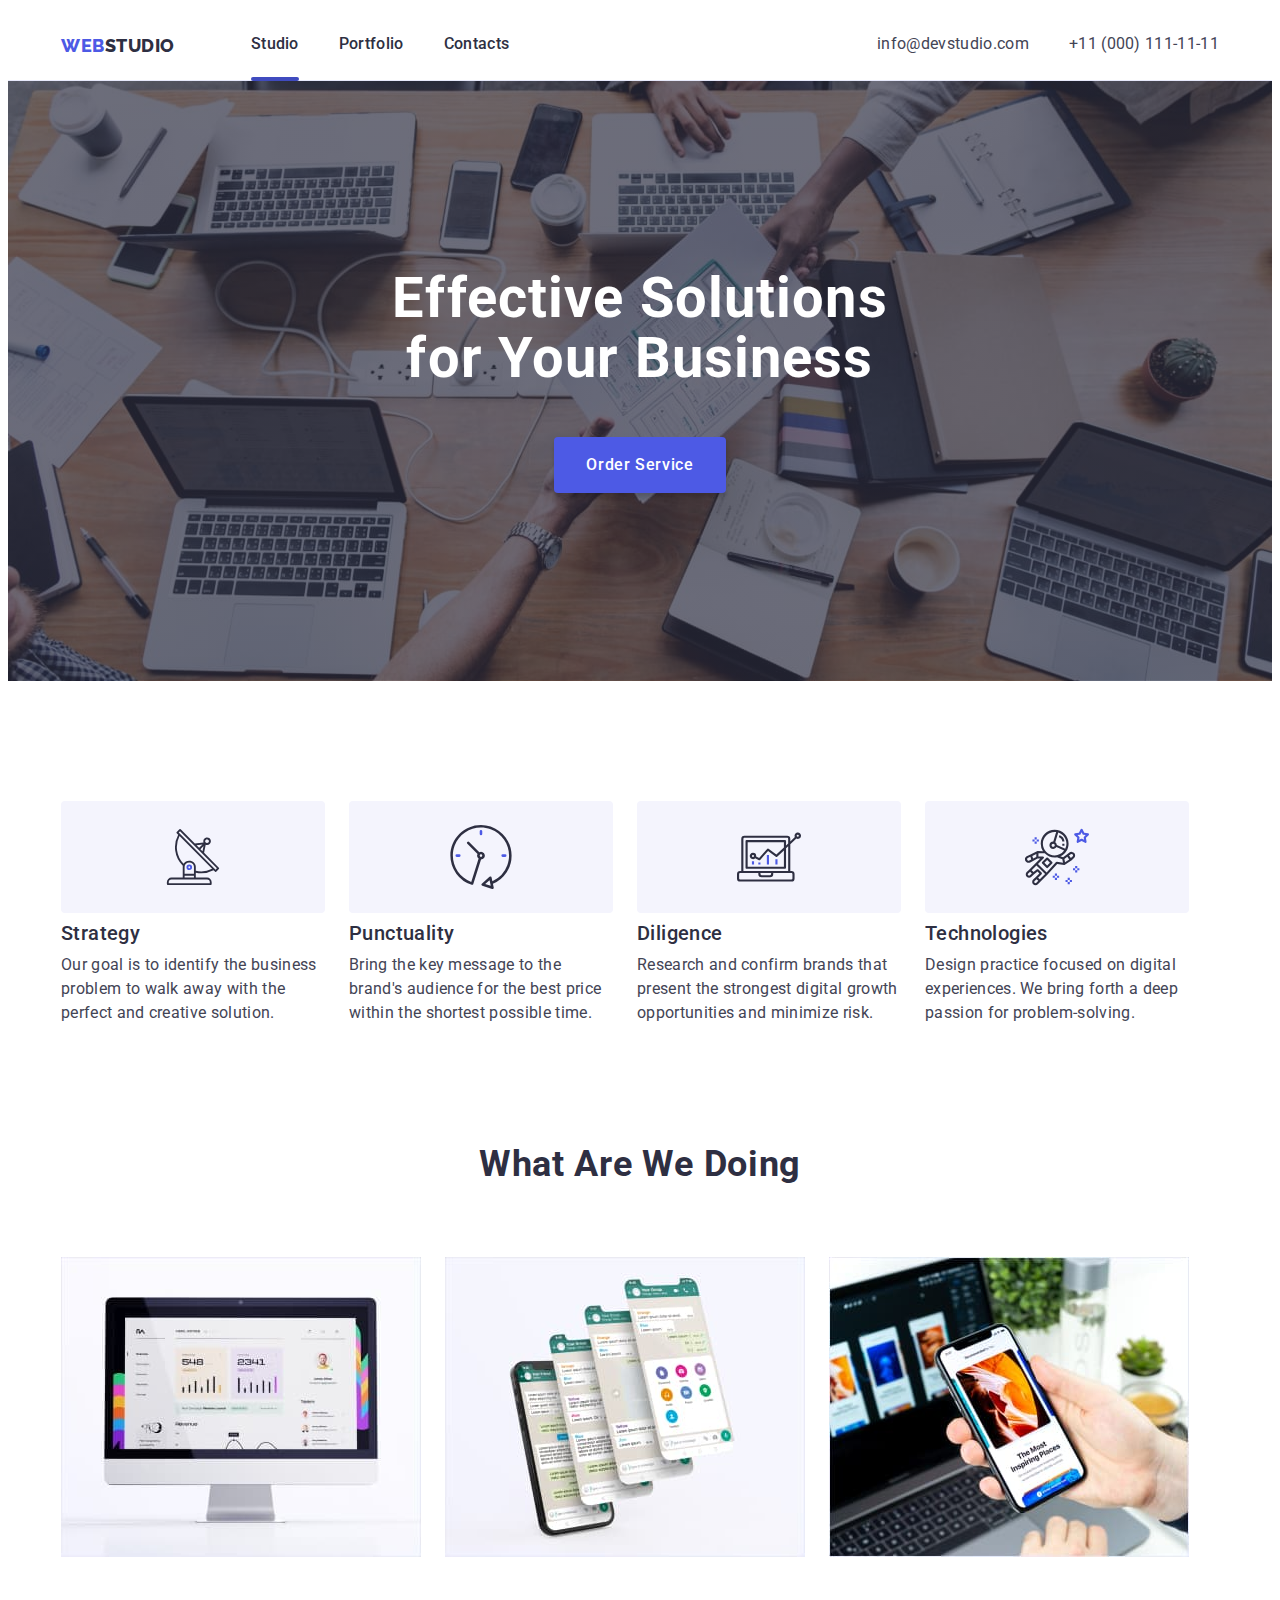
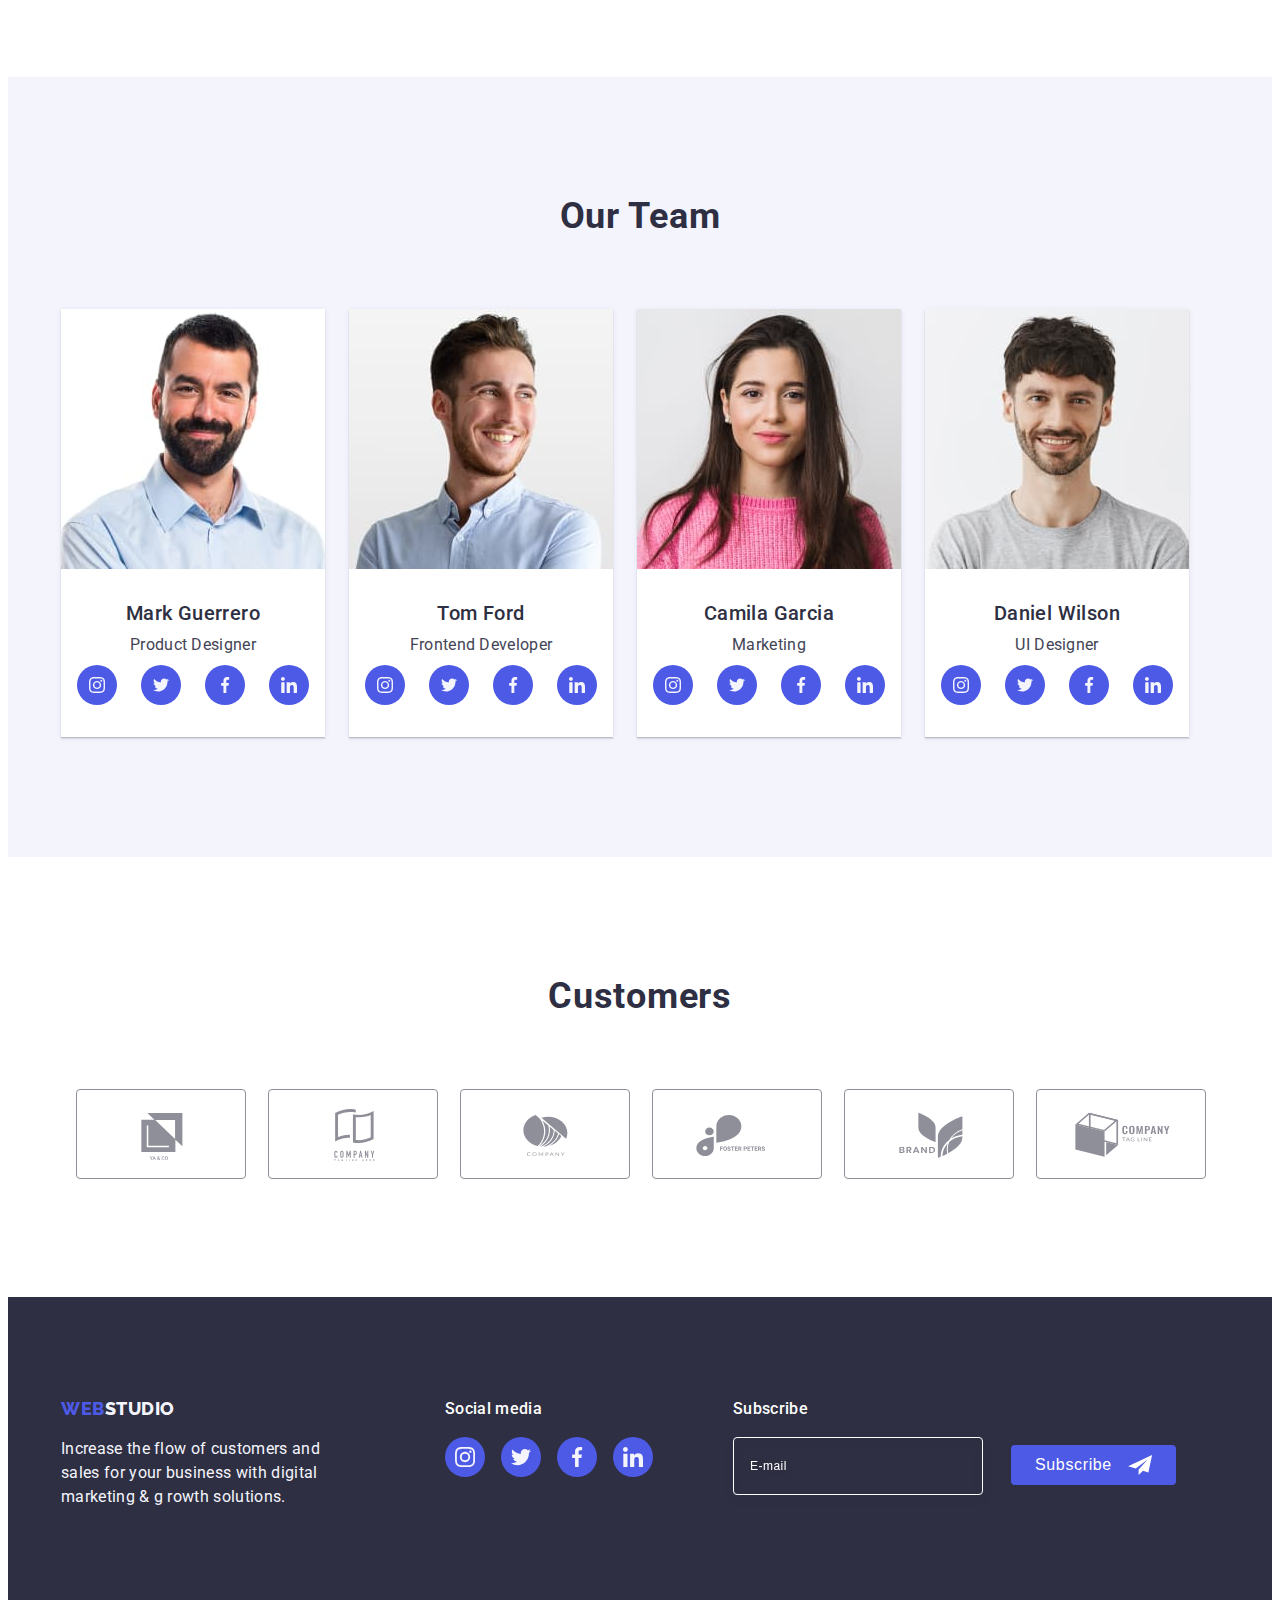
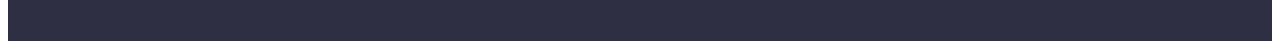
<file: index.html>
<!DOCTYPE html>
<html lang="en">
  <head>
    <meta charset="UTF-8" />
    <meta http-equiv="X-UA-Compatible" content="IE=edge" />
    <meta name="viewport" content="width=device-width, initial-scale=1.0" />
    <title>WebStudio</title>
    <link rel="preconnect" href="https://fonts.googleapis.com" />
    <link rel="preconnect" href="https://fonts.gstatic.com" crossorigin />
    <link
      href="https://fonts.googleapis.com/css2?family=Raleway:wght@800&family=Roboto:wght@400;500;700;900&display=swap"
      rel="stylesheet"
    />
    <link
      rel="stylesheet"
      href="https://cdnjs.cloudflare.com/ajax/libs/modern-normalize/1.1.0/modern-normalize.min.css"
      integrity="sha512-wpPYUAdjBVSE4KJnH1VR1HeZfpl1ub8YT/NKx4PuQ5NmX2tKuGu6U/JRp5y+Y8XG2tV+wKQpNHVUX03MfMFn9Q=="
      crossorigin="anonymous"
      referrerpolicy="no-referrer"
    />
    <link rel="stylesheet" href="./css/styles.css" />
  </head>
  <body>
    <!------------------- HEADER ------------------------>

    <header class="header">
      <div class="container header-container">
        <nav class="list header-navigation">
          <a class="logo link header-logo"
            >WEB<span class="header-studio">Studio</span></a
          >
          <ul class="header-list list">
            <li class="header-item">
              <a class="header-link link current" href="./index.html">Studio</a>
            </li>
            <li class="header-item">
              <a class="header-link link" href="./portfolio.html">Portfolio</a>
            </li>
            <li class="header-item">
              <a class="header-link link" href="">Contacts</a>
            </li>
          </ul>
        </nav>
        <address class="adress">
          <ul class="list header-list">
            <li class="header-item">
              <a class="contact link" href="mailto:info@devstudio.com"
                >info@devstudio.com</a
              >
            </li>
            <li class="header-item">
              <a class="contact link" href="tel:+110001111111"
                >+11 (000) 111-11-11</a
              >
            </li>
          </ul>
        </address>
      </div>
    </header>

    <main>
      <!------------- HERO --------------->

      <section class="hero">
        <div class="container">
          <h1 class="title">Effective Solutions for Your Business</h1>
          <button class="hero-button button" data-modal-open type="button">
            Order Service
          </button>
        </div>
      </section>

      <!------------- WE CAN --------------->

      <section class="section">
        <div class="container">
          <h2 hidden class="we-can">we can</h2>
          <ul class="list section-item">
            <li class="block">
              <div class="icon-box">
                <svg class="icon" width="64px" height="64px">
                  <use href="./images/symbols.svg#icon-antenna"></use>
                </svg>
              </div>
              <h3 class="section-title">Strategy</h3>
              <p class="section-text">
                Our goal is to identify the business problem to walk away with
                the perfect and creative solution.
              </p>
            </li>
            <li class="block">
              <div class="icon-box">
                <svg class="advantages-icon" width="64px" height="64px">
                  <use href="./images/symbols.svg#icon-clock"></use>
                </svg>
              </div>
              <h3 class="section-title">Punctuality</h3>
              <p class="section-text">
                Bring the key message to the brand's audience for the best price
                within the shortest possible time.
              </p>
            </li>
            <li class="block">
              <div class="icon-box">
                <svg class="advantages-icon" width="64px" height="64px">
                  <use href="./images/symbols.svg#icon-diagram"></use>
                </svg>
              </div>
              <h3 class="section-title">Diligence</h3>
              <p class="section-text">
                Research and confirm brands that present the strongest digital
                growth opportunities and minimize risk.
              </p>
            </li>
            <li class="block">
              <div class="icon-box">
                <svg class="advantages-icon" width="64px" height="64px">
                  <use href="./images/symbols.svg#icon-astronaut"></use>
                </svg>
              </div>
              <h3 class="section-title">Technologies</h3>
              <p class="section-text">
                Design practice focused on digital experiences. We bring forth a
                deep passion for problem-solving.
              </p>
            </li>
          </ul>
        </div>
      </section>

      <!------------- ACTIVITY --------------->

      <section class="acttivity-size">
        <div class="container">
          <h2 class="description">What are we doing</h2>
          <ul class="list activity">
            <li>
              <img src="./images/img_1.jpg" alt="pic1" />
            </li>
            <li>
              <img src="./images/img_2.jpg" alt="pic2" />
            </li>
            <li>
              <img src="./images/img_3.jpg" alt="pic3" />
            </li>
          </ul>
        </div>
      </section>

      <!------------- OUR TEAM --------------->

      <section class="our-team section">
        <div class="container">
          <h2 class="description">Our Team</h2>
          <ul class="list team-item">
            <li class="window">
              <img
                src="./images/img-1.jpg"
                alt="marc"
                width="264"
                height="260"
              />
              <div class="options">
                <h3 class="person">Mark Guerrero</h3>
                <p class="position">Product Designer</p>
                <ul class="team-soc-list list">
                  <li class="team-soc-item">
                    <a class="team-soc-link link" href>
                      <svg class="team-soc-icon" width="16" height="16">
                        <use href="./images/icons.svg#icon-instagram"></use>
                      </svg>
                    </a>
                  </li>
                  <li class="team-soc-item">
                    <a class="team-soc-link link" href>
                      <svg class="team-soc-icon" width="16px" height="16px">
                        <use href="./images/icons.svg#icon-twitter"></use>
                      </svg>
                    </a>
                  </li>
                  <li class="team-soc-item">
                    <a class="team-soc-link link" href>
                      <svg class="team-soc-icon" width="16px" height="16px">
                        <use href="./images/icons.svg#icon-facebook"></use>
                      </svg>
                    </a>
                  </li>
                  <li class="team-soc-item">
                    <a class="team-soc-link link" href>
                      <svg class="team-soc-icon" width="16px" height="16px">
                        <use href="./images/icons.svg#icon-linkedin"></use></svg
                    ></a>
                  </li>
                </ul>
              </div>
            </li>
            <li class="window">
              <img
                src="./images/img-2.jpg"
                alt="tom"
                width="264"
                height="260"
              />
              <div class="options">
                <h3 class="person">Tom Ford</h3>
                <p class="position">Frontend Developer</p>
                <ul class="team-soc-list list">
                  <li class="team-soc-item">
                    <a class="team-soc-link link" href>
                      <svg class="team-soc-icon" width="16" height="16">
                        <use href="./images/icons.svg#icon-instagram"></use>
                      </svg>
                    </a>
                  </li>
                  <li class="team-soc-item">
                    <a class="team-soc-link link" href>
                      <svg class="team-soc-icon" width="16px" height="16px">
                        <use href="./images/icons.svg#icon-twitter"></use>
                      </svg>
                    </a>
                  </li>
                  <li class="team-soc-item">
                    <a class="team-soc-link link" href>
                      <svg class="team-soc-icon" width="16px" height="16px">
                        <use href="./images/icons.svg#icon-facebook"></use>
                      </svg>
                    </a>
                  </li>
                  <li class="team-soc-item">
                    <a class="team-soc-link link" href>
                      <svg class="team-soc-icon" width="16px" height="16px">
                        <use href="./images/icons.svg#icon-linkedin"></use></svg
                    ></a>
                  </li>
                </ul>
              </div>
            </li>
            <li class="window">
              <img
                src="./images/img-3.jpg"
                alt="camila"
                width="264"
                height="260"
              />
              <div class="options">
                <h3 class="person">Camila Garcia</h3>
                <p class="position">Marketing</p>
                <ul class="team-soc-list list">
                  <li class="team-soc-item">
                    <a class="team-soc-link link" href>
                      <svg class="team-soc-icon" width="16" height="16">
                        <use href="./images/icons.svg#icon-instagram"></use>
                      </svg>
                    </a>
                  </li>
                  <li class="team-soc-item">
                    <a class="team-soc-link link" href>
                      <svg class="team-soc-icon" width="16px" height="16px">
                        <use href="./images/icons.svg#icon-twitter"></use>
                      </svg>
                    </a>
                  </li>
                  <li class="team-soc-item">
                    <a class="team-soc-link link" href>
                      <svg class="team-soc-icon" width="16px" height="16px">
                        <use href="./images/icons.svg#icon-facebook"></use>
                      </svg>
                    </a>
                  </li>
                  <li class="team-soc-item">
                    <a class="team-soc-link link" href>
                      <svg class="team-soc-icon" width="16px" height="16px">
                        <use href="./images/icons.svg#icon-linkedin"></use></svg
                    ></a>
                  </li>
                </ul>
              </div>
            </li>
            <li class="window">
              <img
                src="./images/img-4.jpg"
                alt="daniel"
                width="264"
                height="260"
              />
              <div class="options">
                <h3 class="person">Daniel Wilson</h3>
                <p class="position">UI Designer</p>
                <ul class="team-soc-list list">
                  <li class="team-soc-item">
                    <a class="team-soc-link link" href>
                      <svg class="team-soc-icon" width="16" height="16">
                        <use href="./images/icons.svg#icon-instagram"></use>
                      </svg>
                    </a>
                  </li>
                  <li class="team-soc-item">
                    <a class="team-soc-link link" href>
                      <svg class="team-soc-icon" width="16px" height="16px">
                        <use href="./images/icons.svg#icon-twitter"></use>
                      </svg>
                    </a>
                  </li>
                  <li class="team-soc-item">
                    <a class="team-soc-link link" href>
                      <svg class="team-soc-icon" width="16px" height="16px">
                        <use href="./images/icons.svg#icon-facebook"></use>
                      </svg>
                    </a>
                  </li>
                  <li class="team-soc-item">
                    <a class="team-soc-link link" href>
                      <svg class="team-soc-icon" width="16px" height="16px">
                        <use href="./images/icons.svg#icon-linkedin"></use></svg
                    ></a>
                  </li>
                </ul>
              </div>
            </li>
          </ul>
        </div>
      </section>

      <!------------- CUSTOMERS --------------->

      <section class="section">
        <div class="container">
          <h2 class="description">Customers</h2>
          <ul class="list customers-list">
            <li class="customers-item">
              <a href="" class="customers-link link">
                <svg class="icon" width="64px" height="64px">
                  <use href="./images/logos.svg#icon-logo-1"></use></svg
              ></a>
            </li>
            <li class="customers-item">
              <a href="" class="customers-link link">
                <svg class="icon" width="64px" height="64px">
                  <use href="./images/logos.svg#icon-logo-2"></use></svg
              ></a>
            </li>
            <li class="customers-item">
              <a href="" class="customers-link link">
                <svg class="icon" width="64px" height="64px">
                  <use href="./images/logos.svg#icon-logo-3"></use></svg
              ></a>
            </li>
            <li class="customers-item">
              <a href="" class="customers-link link">
                <svg class="icon" width="64px" height="64px">
                  <use href="./images/logos.svg#icon-logo-4"></use></svg
              ></a>
            </li>
            <li class="customers-item">
              <a href="" class="customers-link link">
                <svg class="icon" width="64px" height="64px">
                  <use href="./images/logos.svg#icon-logo-5"></use></svg
              ></a>
            </li>
            <li class="customers-item">
              <a href="" class="customers-link link">
                <svg class="icon" width="64px" height="64px">
                  <use href="./images/logos.svg#icon-logo-6"></use></svg
              ></a>
            </li>
          </ul>
        </div>
      </section>
    </main>
    <!------------- FOOTER --------------->
    <footer class="footer-section">
      <div class="container footer-wrap">
        <div class="footer-box">
          <a class="logo link" href="./index.html">
            WEB<span class="footer-studio">Studio</span>
          </a>
          <p class="footer-description">
            Increase the flow of customers and sales for your business with
            digital marketing & g rowth solutions.
          </p>
        </div>
        <div class="soc-media">
          <h3 class="social">Social media</h3>
          <ul class="footer-soc-list list">
            <li class="team-soc-item">
              <a class="team-soc-link footer-icon link" href>
                <svg class="team-soc-icon" width="20px" height="20px">
                  <use href="./images/icons.svg#icon-instagram"></use>
                </svg>
              </a>
            </li>
            <li class="team-soc-item">
              <a class="team-soc-link footer-icon link" href>
                <svg class="team-soc-icon" width="20px" height="20px">
                  <use href="./images/icons.svg#icon-twitter"></use>
                </svg>
              </a>
            </li>
            <li class="team-soc-item">
              <a class="team-soc-link footer-icon link" href>
                <svg class="team-soc-icon" width="20px" height="20px">
                  <use href="./images/icons.svg#icon-facebook"></use>
                </svg>
              </a>
            </li>
            <li class="team-soc-item">
              <a class="team-soc-link footer-icon link" href>
                <svg class="team-soc-icon" width="20px" height="20px">
                  <use href="./images/icons.svg#icon-linkedin"></use></svg
              ></a>
            </li>
          </ul>
        </div>
        <form class="subscribe">
          <h3 class="social">Subscribe</h3>
          <input
            class="email-input input"
            type="text"
            name="user-email"
            placeholder="E-mail"
            required
          />
          <button class="subscribe-button subscribe-btn" type="submit">
            Subscribe<svg class="subscribe-icon" width="24px" height="20px">
              <use href="./images/icons.svg#icon-send"></use>
            </svg>
          </button>
        </form>
      </div>
    </footer>
    <!------------- MODAL --------------->
    <div class="backdrop is-hidden" data-modal>
      <div class="modal">
        <button class="modal-close-btn" type="button" data-modal-close>
          <svg width="8px" height="8px">
            <use href="./images/close.svg#icon-close-black-18dp-2-1"></use>
          </svg>
        </button>

        <form class="modal-form">
          <p class="modal-title">
            Leave your contacts and we will call you back
          </p>
          <div class="form-group wrap">
            <label class="form-label name" for="user-name">Name</label>
            <div class="input-wrap">
              <input
                class="modal-input"
                name="user-name"
                id="user-name"
                type="text"
                placeholder=""
                required
              />
              <svg class="modal-icon" width="12" height="12">
                <use href="./images/modal.svg#icon-name"></use>
              </svg>
            </div>
          </div>
          <div class="form-group wrap">
            <label class="form-label name" for="user-phone">Phone</label>
            <div class="input-wrap">
              <input
                class="modal-input"
                name="user-phone"
                id="user-phone"
                type="text"
                placeholder=""
                required
              /><svg class="modal-icon" width="18" height="24">
                <use href="./images/modal.svg#icon-phone"></use>
              </svg>
            </div>
          </div>
          <div class="form-group wrap">
            <label class="form-label name" for="user-email">Email</label>
            <div class="input-wrap">
              <input
                class="modal-input"
                name="user-email"
                id="user-email"
                type="text"
                placeholder=""
                required
              /><svg class="modal-icon" width="18" height="24">
                <use href="./images/modal.svg#icon-email"></use>
              </svg>
            </div>
          </div>
          <div class="form-group">
            <label class="form-label name" for="user-text">Comment</label>
            <textarea
              name="user-text"
              id="user-text"
              class="user-comment"
              placeholder="Text input"
            ></textarea>
          </div>
          <div class="modal-field">
            <input
              type="checkbox"
              name="privacy"
              id="privacy"
              class="input-accept visually-hidden"
              value="true"
              required
            /><label for="privacy" class="accept-label form-label"
              ><span
                ><svg class="check-icon" width="10px" height="8px">
                  <use href="./images/icons.svg#icon-check"></use></svg></span
              >I accept the terms and conditions of the
              <a href="" class="policy">Privacy Policy</a></label
            >
          </div>
          <button class="modal-button servise-btn" type="submit">Send</button>
        </form>
      </div>
    </div>
    <script src="./js/modal"></script>
  </body>
</html>
</file>
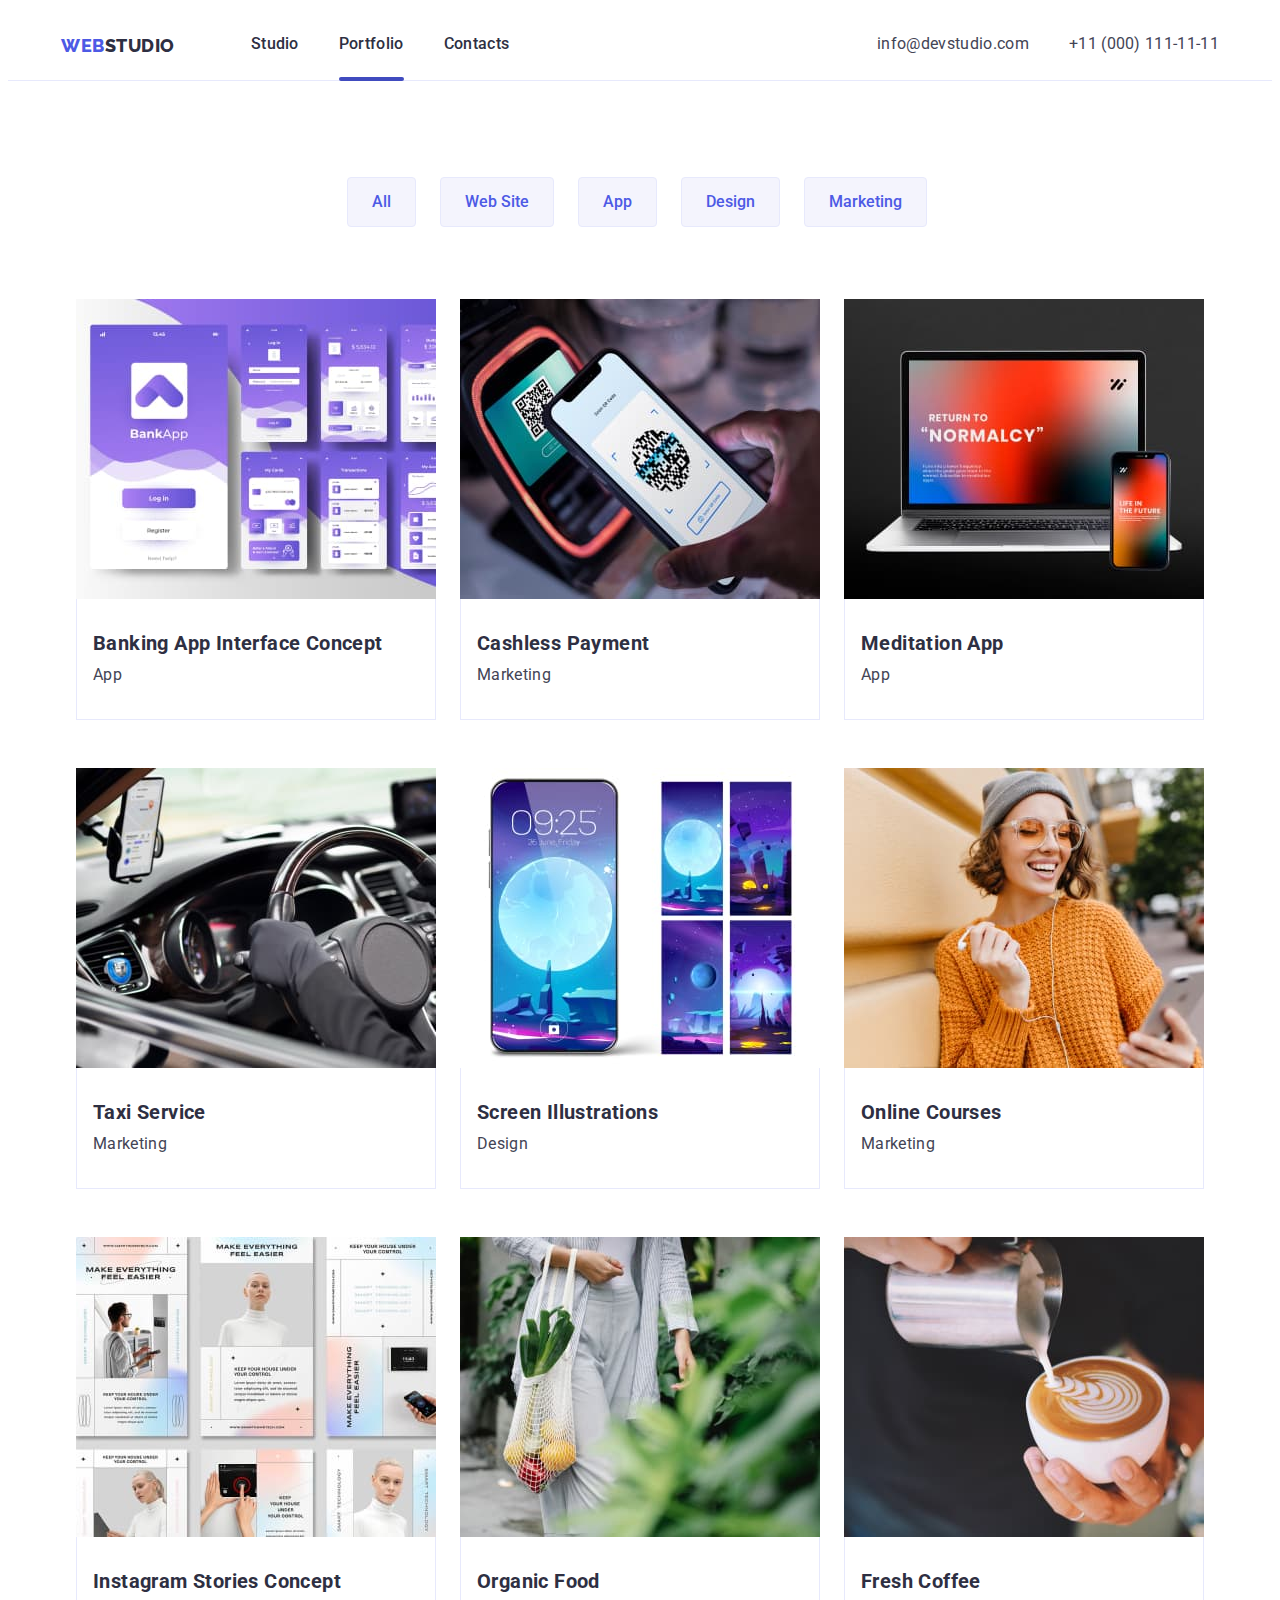
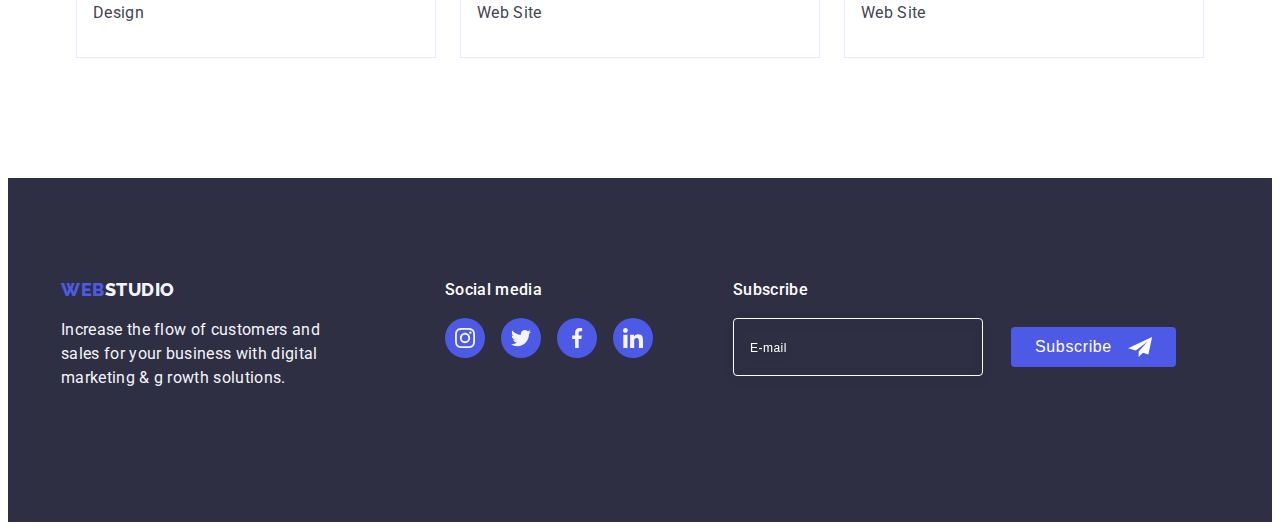
<file: portfolio.html>
<!DOCTYPE html>
<html lang="en">
  <head>
    <meta charset="UTF-8" />
    <meta http-equiv="X-UA-Compatible" content="IE=edge" />
    <meta name="viewport" content="width=device-width, initial-scale=1.0" />
    <title>WebStudio</title>
    <link rel="preconnect" href="https://fonts.googleapis.com" />
    <link rel="preconnect" href="https://fonts.gstatic.com" crossorigin />
    <link
      href="https://fonts.googleapis.com/css2?family=Raleway:wght@800&family=Roboto:wght@400;500;700;900&display=swap"
      rel="stylesheet"
    />
    <link
      rel="stylesheet"
      href="https://cdnjs.cloudflare.com/ajax/libs/modern-normalize/1.1.0/modern-normalize.min.css"
      integrity="sha512-wpPYUAdjBVSE4KJnH1VR1HeZfpl1ub8YT/NKx4PuQ5NmX2tKuGu6U/JRp5y+Y8XG2tV+wKQpNHVUX03MfMFn9Q=="
      crossorigin="anonymous"
      referrerpolicy="no-referrer"
    />
    <link rel="stylesheet" href="./css/styles.css" />
  </head>
  <body>
    <!------------------- HEADER ------------------------>

    <header class="header">
      <div class="container header-container">
        <nav class="list header-navigation">
          <a class="logo link header-logo"
            >WEB<span class="header-studio">Studio</span></a
          >
          <ul class="header-list list">
            <li class="header-item">
              <a class="header-link link" href="./index.html">Studio</a>
            </li>
            <li class="header-item">
              <a class="header-link link current" href="./portfolio.html"
                >Portfolio</a
              >
            </li>
            <li class="header-item">
              <a class="header-link link" href="">Contacts</a>
            </li>
          </ul>
        </nav>
        <address class="adress">
          <ul class="list header-list">
            <li class="header-item">
              <a class="contact link" href="mailto:info@devstudio.com"
                >info@devstudio.com</a
              >
            </li>
            <li class="header-item">
              <a class="contact link" href="tel:+110001111111"
                >+11 (000) 111-11-11</a
              >
            </li>
          </ul>
        </address>
      </div>
    </header>

    <main>
      <!------------- FILTERS --------------->

      <section class="portfolio">
        <h1 hidden>OUR SERVICES</h1>
        <ul class="list main-section-portfolio">
          <li class="link">
            <button class="portfolio-button button" type="button">All</button>
          </li>
          <li class="link">
            <button class="portfolio-button btn" type="button">Web Site</button>
          </li>
          <li class="link">
            <button class="portfolio-button btn" type="button">App</button>
          </li>
          <li class="link">
            <button class="portfolio-button btn" type="button">Design</button>
          </li>
          <li class="link">
            <button class="portfolio-button btn" type="button">
              Marketing
            </button>
          </li>
        </ul>

        <!------------- OUR SERVICES --------------->
        <div class="content">
          <ul class="list card-set">
            <li class="card-item">
              <a class="portfolio-link link" href="">
                <div class="portfolio-wrap">
                  <img src="./images/banking.jpg" alt="bank" />
                  <p class="cover-text">
                    14 Stylish and User-Friendly App Design Concepts · Task
                    Manager App · Calorie Tracker App · Exotic Fruit Ecommerce
                    App · Cloud Storage App
                  </p>
                </div>
                <div class="card-thumb">
                  <h2 class="item">Banking App Interface Concept</h2>
                  <p class="app">App</p>
                </div>
              </a>
            </li>

            <li class="card-item">
              <a class="portfolio-link link" href="">
                <div class="portfolio-wrap">
                  <img src="./images/payment.jpg" alt="cashless" />
                  <p class="cover-text">
                    14 Stylish and User-Friendly App Design Concepts · Task
                    Manager App · Calorie Tracker App · Exotic Fruit Ecommerce
                    App · Cloud Storage App
                  </p>
                </div>
                <div class="card-thumb">
                  <h2 class="item">Cashless Payment</h2>
                  <p class="app">Marketing</p>
                </div>
              </a>
            </li>

            <li class="card-item">
              <a class="portfolio-link link" href="">
                <div class="portfolio-wrap">
                  <img src="./images/meditation.jpg" alt="relax" />
                  <p class="cover-text">
                    14 Stylish and User-Friendly App Design Concepts · Task
                    Manager App · Calorie Tracker App · Exotic Fruit Ecommerce
                    App · Cloud Storage App
                  </p>
                </div>
                <div class="card-thumb">
                  <h2 class="item">Meditation App</h2>
                  <p class="app">App</p>
                </div>
              </a>
            </li>

            <li class="card-item">
              <a class="portfolio-link link" href="">
                <div class="portfolio-wrap">
                  <img src="./images/taxi.jpg" alt="car" />
                  <p class="cover-text">
                    14 Stylish and User-Friendly App Design Concepts · Task
                    Manager App · Calorie Tracker App · Exotic Fruit Ecommerce
                    App · Cloud Storage App
                  </p>
                </div>
                <div class="card-thumb">
                  <h2 class="item">Taxi Service</h2>
                  <p class="app">Marketing</p>
                </div>
              </a>
            </li>

            <li class="card-item">
              <a class="portfolio-link link" href="">
                <div class="portfolio-wrap">
                  <img src="./images/screen.jpg" alt="arts" />
                  <p class="cover-text">
                    14 Stylish and User-Friendly App Design Concepts · Task
                    Manager App · Calorie Tracker App · Exotic Fruit Ecommerce
                    App · Cloud Storage App
                  </p>
                </div>
                <div class="card-thumb">
                  <h2 class="item">Screen Illustrations</h2>
                  <p class="app">Design</p>
                </div>
              </a>
            </li>

            <li class="card-item">
              <a class="portfolio-link link" href="">
                <div class="portfolio-wrap">
                  <img src="./images/cources.jpg" alt="edu" />
                  <p class="cover-text">
                    14 Stylish and User-Friendly App Design Concepts · Task
                    Manager App · Calorie Tracker App · Exotic Fruit Ecommerce
                    App · Cloud Storage App
                  </p>
                </div>
                <div class="card-thumb">
                  <h2 class="item">Online Courses</h2>
                  <p class="app">Marketing</p>
                </div>
              </a>
            </li>

            <li class="card-item">
              <a class="portfolio-link link" href="">
                <div class="portfolio-wrap">
                  <img src="./images/stories.jpg" alt="insta" />
                  <p class="cover-text">
                    14 Stylish and User-Friendly App Design Concepts · Task
                    Manager App · Calorie Tracker App · Exotic Fruit Ecommerce
                    App · Cloud Storage App
                  </p>
                </div>
                <div class="card-thumb">
                  <h2 class="item">Instagram Stories Concept</h2>
                  <p class="app">Design</p>
                </div>
              </a>
            </li>

            <li class="card-item">
              <a class="portfolio-link link" href=""
                ><div class="portfolio-wrap">
                  <img src="./images/food.jpg" alt="organic" />
                  <p class="cover-text">
                    14 Stylish and User-Friendly App Design Concepts · Task
                    Manager App · Calorie Tracker App · Exotic Fruit Ecommerce
                    App · Cloud Storage App
                  </p>
                </div>
                <div class="card-thumb">
                  <h2 class="item">Organic Food</h2>
                  <p class="app">Web Site</p>
                </div>
              </a>
            </li>

            <li class="card-item">
              <a class="portfolio-link link" href=""
                ><div class="portfolio-wrap">
                  <img src="./images/coffee.jpg" alt="fresh-coffee" />
                  <p class="cover-text">
                    14 Stylish and User-Friendly App Design Concepts · Task
                    Manager App · Calorie Tracker App · Exotic Fruit Ecommerce
                    App · Cloud Storage App
                  </p>
                </div>
                <div class="card-thumb">
                  <h2 class="item">Fresh Coffee</h2>
                  <p class="app">Web Site</p>
                </div>
              </a>
            </li>
          </ul>
        </div>
      </section>
    </main>

    <!------------- FOOTER --------------->

    <footer class="footer-section">
      <div class="container footer-wrap">
        <div class="footer-box">
          <a class="logo link" href="./index.html">
            WEB<span class="footer-studio">Studio</span>
          </a>
          <p class="footer-description">
            Increase the flow of customers and sales for your business with
            digital marketing & g rowth solutions.
          </p>
        </div>
        <div class="soc-media">
          <h3 class="social">Social media</h3>
          <ul class="footer-soc-list list">
            <li class="team-soc-item">
              <a class="team-soc-link footer-icon link" href>
                <svg class="team-soc-icon" width="20px" height="20px">
                  <use href="./images/icons.svg#icon-instagram"></use>
                </svg>
              </a>
            </li>
            <li class="team-soc-item">
              <a class="team-soc-link footer-icon link" href>
                <svg class="team-soc-icon" width="20px" height="20px">
                  <use href="./images/icons.svg#icon-twitter"></use>
                </svg>
              </a>
            </li>
            <li class="team-soc-item">
              <a class="team-soc-link footer-icon link" href>
                <svg class="team-soc-icon" width="20px" height="20px">
                  <use href="./images/icons.svg#icon-facebook"></use>
                </svg>
              </a>
            </li>
            <li class="team-soc-item">
              <a class="team-soc-link footer-icon link" href>
                <svg class="team-soc-icon" width="20px" height="20px">
                  <use href="./images/icons.svg#icon-linkedin"></use></svg
              ></a>
            </li>
          </ul>
        </div>
        <form class="subscribe">
          <h3 class="social">Subscribe</h3>
          <input
            class="email-input input"
            type="text"
            name="user-email"
            placeholder="E-mail"
            required
          />
          <button class="subscribe-button subscribe-btn" type="submit">
            Subscribe<svg class="subscribe-icon" width="24px" height="20px">
              <use href="./images/icons.svg#icon-send"></use>
            </svg>
          </button>
        </form>
      </div>
    </footer>
    <!------------- MODAL --------------->
    <div class="backdrop is-hidden" data-modal>
      <div class="modal">
        <button class="modal-close-btn" type="button" data-modal-close>
          <svg width="8px" height="8px">
            <use href="./images/close.svg#icon-close-black-18dp-2-1"></use>
          </svg>
        </button>
      </div>
    </div>
    <script src="./js/modal"></script>
  </body>
</html>
</file>
<file: css/styles.css>
:root {
  --main-title-color: #2e2f42;
  --second-title-color: #ffffff;
  --main-logo: #4d5ae5;
  --studio-header: #2e2f42;
  --studio-footer: #f4f4fd;
  --list: #434455;
  --card-gap: 24px;
  --time-transition-duration: 250ms;
  --transition-timing-function: cubic-bezier(0.4, 0, 0.2, 1);
}

p,
h1,
h2,
h3,
h4,
h5,
h6 {
  margin: 0;
}
ul {
  margin: 0;
  padding-left: 0;
}
img {
  display: block;
}

body {
  font-family: "Roboto", sans-serif;
  color: #434455;
  background-color: #ffffff;
}

.list {
  list-style: none;
}

.link {
  text-decoration: none;
}

.container {
  max-width: 1158px;
  padding: 0 15px;
  margin: 0 auto;
}

.section {
  padding-top: 120px;
  padding-bottom: 120px;
}

.description {
  font-size: 36px;
  line-height: 1.11;
  text-align: center;
  letter-spacing: 0.02em;
  text-transform: capitalize;
  color: var(--main-title-color);
  margin-bottom: 72px;
}

/* ---------------LOGO------------------ */

.logo {
  font-family: "Raleway", sans-serif;
  font-style: normal;
  font-weight: 800;
  font-size: 18px;
  line-height: 1.17;
  display: flex;
  align-items: center;
  letter-spacing: 0.03em;
  text-transform: uppercase;
  color: var(--main-logo);
  cursor: pointer;
}

.header-logo {
  margin-right: 76px;
}

.header-studio {
  color: var(--studio-header);
}
.footer-studio {
  color: #f4f4fd;
  line-height: 1.33;
}

/* ---------------HEADER------------------ */

.header {
  padding-top: 24px;
  padding-bottom: 20px;
  margin-left: auto;
  margin-right: auto;
  border-bottom: 1px solid #e7e9fc;
}
.header-item {
  font-size: 16px;
  line-height: 1.5;
  letter-spacing: 0.02em;
}

.header-link {
  font-weight: 500;
  color: var(--main-title-color);

  transition-duration: 250ms;
  transition-timing-function: cubic-bezier(0.4, 0, 0.2, 1);
}
.header-link:hover,
.header-link:focus {
  color: #404bbf;
  cursor: pointer;
}
.header-link::after {
  content: "";
  display: block;
  height: 4px;
  border-radius: 2px;
  background-color: transparent;
}
.adress {
  font-style: normal;
}
.contact {
  color: var(--list);
}
.contact:hover,
.contact:focus {
  color: #404bbf;
  cursor: pointer;
}
.header-container {
  display: flex;
}

.header-list {
  display: flex;
  gap: 40px;
}

.header-navigation {
  display: flex;
  align-items: center;
  margin-right: auto;
}

.current {
  position: relative;
}

.current::after {
  position: absolute;
  content: "";
  display: block;
  left: 0;
  margin-top: 21px;
  width: 100%;
  border-radius: 2px;
  background-color: transparent;
}
.current.header-link::after {
  background-color: #404bbf;
}

/* ---------------HERO------------------ */

.hero {
  background: #2e2f42;
  background-image: linear-gradient(
      rgba(46, 47, 66, 0.7),
      rgba(46, 47, 66, 0.7)
    ),
    url(../images/hero-bg.jpg);
  background-size: cover;
  background-position: center;
  background-repeat: no-repeat;
  text-align: center;
  max-width: 1440px;
  padding: 188px 0;
  margin-left: auto;
  margin-right: auto;
}

.title {
  font-size: 56px;
  line-height: 1.07;
  text-align: center;
  letter-spacing: 0.02em;
  color: var(--second-title-color);
  width: 496px;
  margin-bottom: 48px;
  margin-left: auto;
  margin-right: auto;
}
.hero-button {
  min-width: 169px;
  min-height: 56px;
  padding: 16px 32px;
  font-family: inherit;

  font-weight: 500;
  font-style: normal;
  font-size: 16px;
  line-height: 1.5;
  text-align: center;
  display: block;
  letter-spacing: 0.04em;
  color: var(--second-title-color);
  background-color: #4d5ae5;
  box-shadow: 0px 4px 4px rgba(0, 0, 0, 0.15);
  border: none;
  border-radius: 4px;
  margin: 0 auto;
}

.button {
  transition-duration: 250ms;
  transition-timing-function: cubic-bezier(0.4, 0, 0.2, 1);
  transition: opacity 250ms linear, visibility 250ms linear;
}
.button:hover,
.button:focus {
  background-color: #404bbf;
  cursor: pointer;
}

/* ---------------WE CAN------------------ */
.icon-box {
  display: flex;
  align-items: center;
  justify-content: center;
  height: 112px;
  background: #f4f4fd;
  border-radius: 4px;
  margin-bottom: 8px;
}
.section-title {
  font-weight: 500;
  font-size: 20px;
  line-height: 1.2;
  letter-spacing: 0.02em;
  color: var(--main-title-color);
  margin-bottom: 8px;
}
.section-text {
  font-size: 16px;
  line-height: 1.5;
  letter-spacing: 0.02em;
  color: #434455;
}
.block {
  width: 264px;
  flex-basis: culc((100% / 4 - 72));
  margin-right: 24px;
}
.section-item {
  display: flex;
}
.section-item:last-child {
  margin-right: -24px;
}

/* ---------------ACTIVITY------------------ */

.activity {
  display: flex;
  gap: 24px;
}
.activity:last-child {
  margin-right: -24px;
}
.acttivity-size {
  padding-bottom: 120px;
}

/* ---------------OUR TEAM------------------ */

.our-team {
  background-color: #f4f4fd;
}
.team-item {
  display: flex;
  gap: 24px;
}
.window {
  background-color: #ffffff;
  box-shadow: 0px 1px 6px rgba(46, 47, 66, 0.08),
    0px 1px 1px rgba(46, 47, 66, 0.16), 0px 2px 1px rgba(46, 47, 66, 0.08);
}
.window:last-child {
  margin-right: -24px;
}
.options {
  padding: 32px 16px;
}
.team-soc-list {
  display: flex;
  justify-content: center;
  gap: 24px;
}

.team-soc-item {
  width: 40px;
  height: 40px;
}
.team-soc-link:focus,
.team-soc-link:hover {
  background-color: #404bbf;
}
.team-soc-link {
  width: 100%;
  height: 100%;
  border-radius: 50%;
  background-color: #4d5ae5;
  display: flex;
  align-items: center;
  justify-content: center;

  transition-duration: 250ms;
  transition-timing-function: cubic-bezier(0.4, 0, 0.2, 1);
}
.team-soc-icon {
  fill: #f4f4fd;
}
.person {
  font-weight: 500;
  font-size: 20px;
  line-height: 1.2;
  letter-spacing: 0.02em;
  color: var(--main-title-color);
  text-align: center;
  margin-bottom: 8px;
}
.position {
  font-size: 16px;
  line-height: 1.5;
  letter-spacing: 0.02em;
  color: #434455;
  text-align: center;
  margin-bottom: 8px;
}

/* ---------------CUSTOMERS------------------ */

.customers-list {
  display: flex;
  justify-content: center;
  gap: 24px;
}
.customers-item {
  width: 168px;
  height: 88px;
  text-align: -webkit-match-parent;
}
.customers-link {
  width: 100%;
  height: 100%;
  display: flex;
  justify-content: center;
  align-items: center;
  color: 8e8F99;
  border: 1px solid hsl(235, 5%, 58%);
  border-radius: 4px;

  transition-duration: 250ms;
  transition-timing-function: cubic-bezier(0.4, 0, 0.2, 1);
}
.icon {
  width: 104px;
  height: 56px;
  fill: #8e8f99;

  transition-duration: 250ms;
  transition-timing-function: cubic-bezier(0.4, 0, 0.2, 1);
}

.customers-link:hover > .icon,
.customers-link:focus > .icon {
  fill: rgba(64, 75, 191, 1);
}
.customers-link:hover,
.customers-link:focus {
  border: 1px solid rgba(64, 75, 191, 1);
}
/* box-shadow: 0px 4px 4px 0px rgba(0, 0, 0, 0.25);
 */

/* -------------PORTFOLIO ------------------*/

.portfolio {
  padding-top: 96px;
  padding-bottom: 120px;
}

/* ---------------FILTERS------------------ */

.main-section-portfolio {
  width: 586px;
  display: flex;
  flex-direction: row;
  align-items: flex-start;
  gap: 24px;

  padding-bottom: 72px;
  margin-right: auto;
  margin-left: auto;
}

.portfolio-button {
  font-family: "Roboto", sans-serif;
  font-weight: 500;
  font-size: 16px;
  line-height: 1.5;
  border: 1px solid rgba(231, 233, 252, 1);
  color: #4d5ae5;
  background-color: #f4f4fd;
  padding: 12px 24px;
  display: flex;
  cursor: pointer;
  border-radius: 4px;

  transition-duration: 250ms;
  transition-timing-function: cubic-bezier(0.4, 0, 0.2, 1);
}

.portfolio-button:hover,
.portfolio-button:focus {
  color: #ffffff;
  background: #404bbf;
  box-shadow: 0px 3px 1px rgba(0, 0, 0, 0.1), 0px 2px 1px rgba(0, 0, 0, 0.08),
    0px 2px 2px rgba(0, 0, 0, 0.12);
}

/* ---------------OUR SERVICES------------------ */

.content {
  width: 1128px;
  margin-left: auto;
  margin-right: auto;
}
.card-set {
  padding: 0;
  margin: 0;
  list-style: none;
  display: flex;
  flex-wrap: wrap;
  margin-left: -24px;
  margin-top: -48px;
}
.card-set > .card-item {
  flex-basis: culc(100% / 3 - 24px);
  margin-left: 24px;
  margin-top: 48px;
}
.portfolio-link {
  display: block;

  transition-duration: 250ms;
  transition-timing-function: cubic-bezier(0.4, 0, 0.2, 1);
}
.portfolio-link:hover,
.portfolio-link:focus {
  box-shadow: 0px 2px 1px 0px rgba(46, 47, 66, 0.08),
    0px 1px 1px 0px rgba(46, 47, 66, 0.16),
    0px 1px 6px 0px rgba(46, 47, 66, 0.08);
}
.portfolio-link:hover .cover-text,
.portfolio-link:focus .cover-text {
  transform: translate(0);
}
.portfolio-wrap {
  position: relative;
  overflow: hidden;
}
.cover-text {
  position: absolute;
  top: 0;
  font-weight: 400;
  font-size: 16px;
  line-height: 1.5;
  letter-spacing: 0.02em;
  color: #f4f4fd;
  padding: 40px 32px 164px 32px;
  background: #4d5ae5;
  height: 100%;
  transform: translateY(100%);
  transition: transform 300ms linear;

  transition-duration: 250ms;
  transition-timing-function: cubic-bezier(0.4, 0, 0.2, 1);
}
.card-thumb {
  padding: 32px 16px;
  border: 1px solid #e7e9fc;
  border-top: none;
}

.item {
  font-size: 20px;
  line-height: 1.2;
  letter-spacing: 0.02em;
  color: var(--main-title-color);
  margin-bottom: 8px;
}
.app {
  font-size: 16px;
  line-height: 1.5;
  letter-spacing: 0.02em;
  color: var(--list);
}

/* ---------------FOOTER------------------ */
.footer-section {
  background: var(--main-title-color);
  padding-top: 100px;
  padding-bottom: 132px;
}
.footer-wrap {
  display: flex;
}
.footer-box {
  margin-right: 120px;
}
.soc-media {
  margin-right: 80px;
}
.footer-description {
  font-size: 16px;
  line-height: 1.5;
  letter-spacing: 0.02em;
  color: var(--studio-footer);
  width: 264px;
  margin-top: 16px;
}
.social {
  font-weight: 500;
  font-size: 16px;
  line-height: 1.5;
  letter-spacing: 0.02em;
  color: #ffffff;
  margin-bottom: 16px;
}
.soc-media {
  margin-right: 80px;
}
.footer-soc-list {
  display: flex;
  justify-content: center;
  gap: 16px;
}
.footer-icon:focus,
.footer-icon:hover {
  background-color: #31d0aa;
  transition-duration: 250ms;
  transition-timing-function: cubic-bezier(0.4, 0, 0.2, 1);
}
.subscribe {
  display: block;
  margin-top: 0em;
}
.email-input {
  margin-right: 24px;
  color: var(--second-title-color);
  border-color: var(--second-title-color);
  transition: border var(--time-transition-duration)
    var(--transition-timing-function);
}
.input {
  background: transparent;
  min-width: 216px;
  min-height: 40px;
  padding: 8px 16px;
  border: 1px solid;
  filter: drop-shadow(0px 4px 4px rgba(0, 0, 0, 0.15));
  border-radius: 4px;
  cursor: pointer;
}
.email-input::placeholder {
  font-weight: 400;
  font-size: 12px;
  line-height: 24px;
  display: flex;
  align-items: center;
  letter-spacing: 0.04em;
  color: var(--second-title-color);
}
.subscribe-button {
  display: inline-flex;
  font-weight: 500;
  font-size: 16px;
  line-height: 1.5;
  align-items: center;
  letter-spacing: 0.04em;
  background: var(--main-logo);
  color: var(--second-title-color);
  padding: 8px 24px;
  border-radius: 4px;
  border: none;
  cursor: pointer;
}
.subscribe-icon {
  fill: var(--second-title-color);
  margin-left: 16px;
}

/* ---------------MODAL------------------ */

.backdrop {
  position: fixed;
  top: 0;
  left: 0;
  width: 100%;
  height: 100%;
  background-color: rgba(46, 47, 66, 0.4);
  transition: opacity 250ms linear, visibility 250ms linear;
}
.is-hidden {
  opacity: 0;
  visibility: hidden;
  pointer-events: none;
}
.backdrop.is-hidden.modal {
  transform: translate(-50%, -50%) scale(0);
  transition: transform 250ms linear;
}
.visually-hidden {
  position: absolute;
  width: 1px;
  height: 1px;
  margin: -1px;
  border: 0;
  padding: 0;
  white-space: nowrap;
  clip-path: inset(100%);
  clip: rect(0 0 0 0);
  overflow: hidden;
}
.modal {
  position: absolute;
  top: 50%;
  left: 50%;
  transform: translate(-50%, -50%) scale(1);
  transition: transform var(--time-transition-duration)
    var(--transition-timing-function);
  min-width: 408px;
  padding: 72px 24px 24px;
  background: #fcfcfc;
  border: none;
  box-shadow: 0px 1px 1px rgba(0, 0, 0, 0.14), 0px 1px 3px rgba(0, 0, 0, 0.12),
    0px 2px 1px rgba(0, 0, 0, 0.2);
  border-radius: 4px;
}
.modal-close-btn {
  position: absolute;
  display: inline-flex;
  width: 24px;
  height: 24px;
  top: 24px;
  right: 24px;
  justify-content: center;
  align-items: center;
  fill: rgba(46, 47, 66, 1);
  background-color: rgba(231, 233, 252, 1);
  border: 1px solid rgba(0, 0, 0, 0.1);
  border-radius: 50%;
  cursor: pointer;
  transition-property: fill;
  transition-duration: 250ms;
}
.modal-close-btn:hover,
.modal-close-btn:focus {
  fill: rgba(255, 255, 255, 1);
  background-color: rgba(64, 75, 191, 1);
}
.modal-form {
  display: block;
  margin-top: 0em;
}
.modal-title {
  font-weight: 500;
  font-size: 16px;
  line-height: 1.5;
  text-align: center;
  letter-spacing: 0.02em;
  color: #2e2f42;
  margin-bottom: 16px;
}
.form-grop {
  display: flex;
  flex-direction: column;
  position: relative;
}
.wrap {
  margin-bottom: 8px;
}

.form-label {
  display: inline-block;
  font-weight: 400;
  font-size: 12px;
  line-height: 1.17;
  letter-spacing: 0.01em;
  color: #8e8f99;
}
.input-wrap {
  position: relative;
}
.modal-input {
  width: 100%;
  min-height: 40px;

  border: 1px solid rgba(46, 47, 66, 0.4);
  outline: transparent;
  border-radius: 4px;
  padding: 8px 16px 8px 38px;
}
.modal-input:focus {
  border-color: var(--main-logo);
}
.modal-input:focus + .modal-icon {
  fill: var(--main-logo);
}
.modal-input::placeholder {
  font-weight: 400;
  font-size: 12px;
  line-height: 1.17px;
  letter-spacing: 0.04em;
  color: rgba(46, 47, 66, 0.4);
  padding-left: 35px;
}
.modal-input::valid {
  background-color: #31d0ab50;
}
.modal-icon {
  position: absolute;
  left: 16px;
  bottom: 50%;
  transform: translateY(50%);
}

.user-comment {
  width: 100%;
  height: 100px;
  border: 1px solid rgba(46, 47, 66, 0.4);
  outline: transparent;
  border-radius: 4px;
  resize: none;
  font-weight: 400;
  font-size: 12px;
  line-height: 1.17;
  letter-spacing: 0.04em;
  color: #2e2f42;
  padding-left: 16px;
  padding-top: 8px;
  margin-bottom: 16px;
}
.user-comment:focus {
  border-color: var(--main-logo);
}
.modal-field {
  margin-bottom: 24px;
}
.accept-label {
  font-size: 12px;
  display: flex;
  align-items: center;
}
.accept-label span {
  width: 16px;
  height: 16px;
  border: 1px solid rgba(46, 47, 66, 0.4);
  border-radius: 2px;
  margin-right: 8px;
  display: flex;
  align-items: center;
  justify-content: center;
  fill: transparent;
}
.input-accept:checked + .accept-label span {
  background-color: #404bbf;
  border: none;
  fill: var(--studio-footer);
}
.input-accept:focus + .accept-label span {
  border-color: var(--main-logo);
}
.form-label {
  margin-bottom: 4px;
  font-weight: 400;
  font-size: 12px;
  line-height: 1.17;
  letter-spacing: 0.01em;
  color: var(--color-subtle-text);
}
.policy {
  margin-left: 4px;
  color: #4d5ae5;
}
.modal-button {
  background: var(--main-logo);
  color: var(--second-title-color);
  min-width: 169px;
  height: 56px;
  padding: 16px 32px;
  border: none;
  box-shadow: 0px 4px 4px rgba(0, 0, 0, 0.15);
}
.servise-btn {
  display: block;
  margin: 0 auto;
}
</file>
